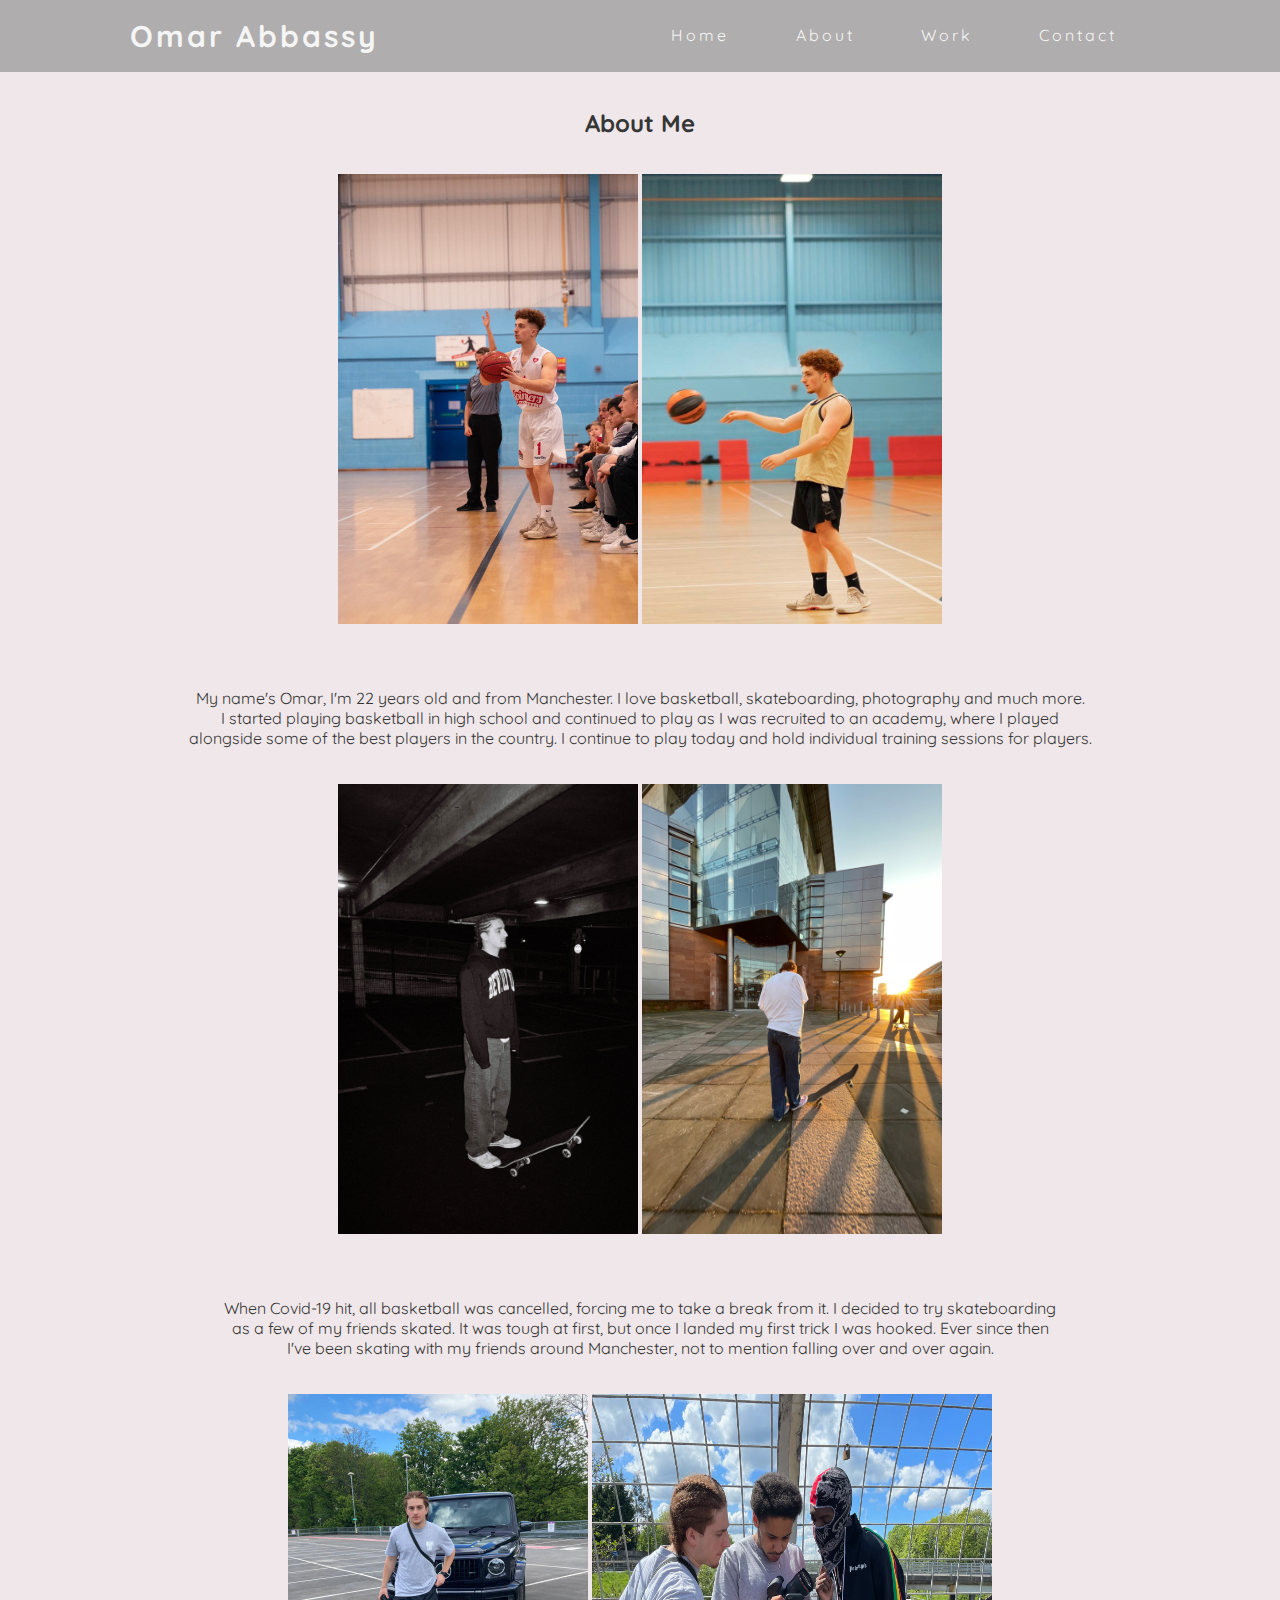
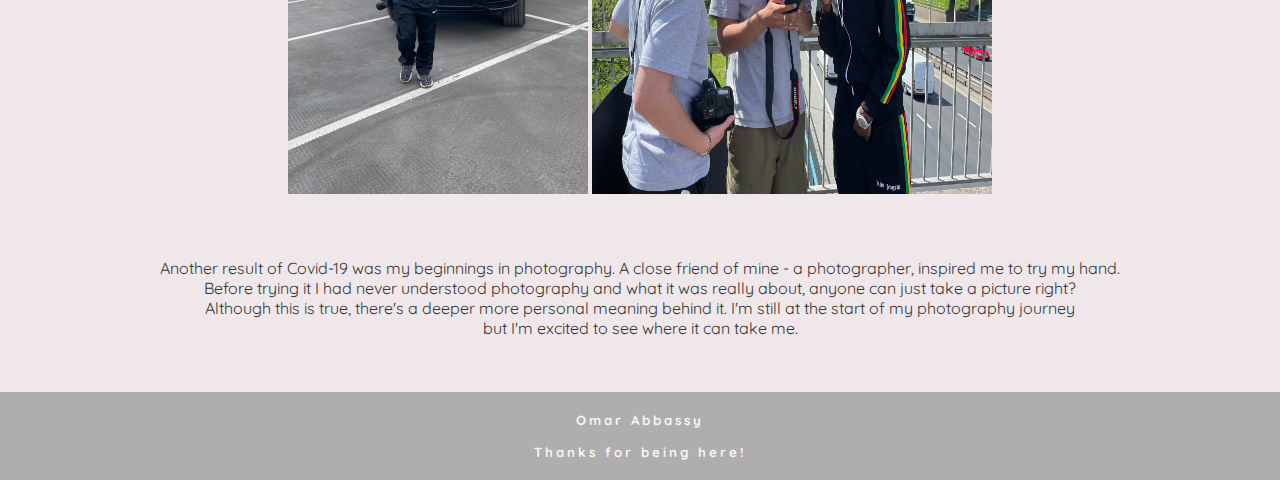
<file: about.html>
<!DOCTYPE html>
<html lang="en">
<head>
    <meta charset="UTF-8">
    <link rel="stylesheet" type="text/css" href="main.css">
    <link rel="preconnect" href="https://fonts.gstatic.com"> 
    <link rel="preconnect" href="https://fonts.gstatic.com"> 
<link href="https://fonts.googleapis.com/css2?family=Quicksand&display=swap" rel="stylesheet">
    <title>Website</title>
</head>
<body>
    <nav>
        <div class="logo">
            <h1>Omar Abbassy</h1>
        </div>
        <ul class="nav-links">
            <li>
                <a href="index.html"class="cool-link">Home</a>
            </li>
            <li>
                <a href="about.html"class="cool-link">About</a>
            </li>
            <li>
                <a href="work.html" class="cool-link">Work</a>
            </li>
            <li>
                <a href="contact.html"class="cool-link">Contact</a>
            </li>
        </ul>
    </nav>
    </div>
    <br><br><h2>About Me</h2>
    <div class="wrapper4">
    <br><br><img src="images/about1.jpg" alt="Basketball 1" class="img-about1">
    <img src="images/about2.jpeg" alt="Basketball 2" class="img-about2">
    </div>
    <div class="text-box1">
        <br>
        <br>
        <br>
        My name's Omar, I'm 22 years old and from Manchester. I love basketball, skateboarding, photography and much more.<br> 
        I started playing basketball in high school and continued to play as I was recruited to an academy, where I played <br>
        alongside some of the best players in the country. I continue to play today and hold individual training sessions for players.
    </div>
    <div class="wrapper3">
    <br><br><img src="images/sk8.JPG" alt="Skating 1" class="img-sk8"> 
    <img src="images/sk82.JPG" alt="Skating 2" class="img-sk82">
    </div>
    <div class="text-box2">
        <br>
        <br>
        <br>
        When Covid-19 hit, all basketball was cancelled, forcing me to take a break from it. I decided to try skateboarding<br> 
        as a few of my friends skated. It was tough at first, but once I landed my first trick I was hooked. Ever since then <br>
        I've been skating with my friends around Manchester, not to mention falling over and over again.
    </div>
    <div class="wrapper5">
        <br><br><img src="images/photography1.JPG" alt="Photography 1" class="img-pho1"> 
        <img src="images/photograhy2.JPG" alt="Photography 2" class="img-pho2">
        </div>
        <div class="text-box3">
            <br>
            <br>
            <br>
            Another result of Covid-19 was my beginnings in photography. A close friend of mine - a photographer, inspired me to try my hand.<br> 
            Before trying it I had never understood photography and what it was really about, anyone can just take a picture right? <br>
            Although this is true, there's a deeper more personal meaning behind it. I'm still at the start of my photography journey <br>
            but I'm excited to see where it can take me.
        </div>
            <br>
            <br>
            <br>
            <div class="footer-container">
                <div class="footer-heading footer-1">
                    <br>
                    <h5>Omar Abbassy
                    <br>
                    <br>
                    Thanks for being here!</h5>
                    <br>
                    </div>
</body>
</html>
</file>
<file: main.css>
*{
    margin: 0px;
    padding: 0px;
    box-sizing: border-box;
}

nav{
display: flex;
justify-content: space-around;
align-items: center;
min-height: 8vh;
font-family: 'Quicksand', sans-serif;
background-color:rgb(175, 173, 173)
}

.logo{
    color: whitesmoke;
    font-size: 15px;
    letter-spacing: 3px;
}

.nav-links{
    display: flex;
    justify-content: space-around;
    width: 40%;
}
.nav-links li{
    list-style: none;
}
.nav-links a{
    color: whitesmoke;
    text-decoration: none;
    letter-spacing: 3px;
}

.cool-link::after {
    content: '';
    display: block;
    width: 0;
    height: 2px;
    background: #fff;
    transition: width .3s;
}

.cool-link:hover::after {
    width: 100%;
    transition: width .3s;
}

body {
    background-color:rgba(236, 227, 229, 0.842)
}

h2 {
    text-align: center;
    font-family: 'Quicksand', sans-serif;
    color: rgb(54, 54, 54)
}

.text-home1 {
    text-align: center;
    font-family: 'Quicksand', sans-serif;
    color: rgb(54, 54, 54)
}

.wrapper4 {
    text-align: center;
}

.img-about1 {
    width: 300px;
    height: 450px;
}

.img-about2 {
    width: 300px;
    height: 450px;
}

.text-box1 {
    text-align: center;
    font-family: 'Quicksand', sans-serif;
    color: rgb(54, 54, 54)
}

.wrapper3 {
    text-align: center;
}

.img-sk8 {
    width: 300px;
    height: 450px;
}

.img-sk82 {
    width: 300px;
    height: 450px;
}

.text-box2 {
    text-align: center;
    font-family: 'Quicksand', sans-serif;
    color: rgb(54, 54, 54)
}

.wrapper5 {
    text-align: center;
}

.img-pho1 {
    width: 300px;
    height: 400px;
}

.img-pho2 {
    width: 400px;
    height: 400px;
}

.text-box3 {
    text-align: center;
    font-family: 'Quicksand', sans-serif;
    color: rgb(54, 54, 54)
}

.wrapper2 {
    text-align: center;
}

.img-home1 {
    width: 450px;
    height: 400px;
}

.img-home2 {
    width: 450px;
    height: 400px;
}

.img-home3 {
    width: 300px;
    height: 500px;
}

h3 {
    text-align: center;
    font-family: 'Quicksand', sans-serif;
    font-size: 20px;
    text-decoration: underline;
    color: rgb(54, 54, 54)
}

.wrapper-work {
    text-align: center;
}

.img-k1 {
    width: 350px;
    height: 500px;
}

.img-k2 {
    width: 350px;
    height: 500px;
}

.img-k3 {
    width: 350px;
    height: 500px;
}

.text-work1 {
    text-align: center;
    font-family: 'Quicksand', sans-serif;
    color: rgb(54, 54, 54)
}

.wrapper-work2 {
    text-align: center;
}

.img-clints1 {
    width: 400px;
    height: 500px;
}

.img-model1 {
    width: 350px;
    height: 500px;
}

.img-clints2 {
    width: 400px;
    height: 500px;
}

.text-work2 {
    text-align: center;
    font-family: 'Quicksand', sans-serif;
    color: rgb(54, 54, 54)
}

.wrapper {
    text-align: center;
    font-family: 'Quicksand', sans-serif;
}

li1 {
font-size: 30px;
color: black
}

.media {
    position: absolute;
    bottom: 30%;
    left: 46.5%;
}

.media a:before {
    color: black
}

.media a:visited {
    color: rgba(236, 227, 229, 0.842);
    text-decoration:none
}

.footer-container {
    background-color: rgb(175, 173, 173);
    min-height: 8vh;
    background-color: rgb(175, 173, 173);
}

.footer-heading {
    text-align: center;
    font-family: 'Quicksand', sans-serif;
    color: whitesmoke;
    text-decoration: none;
    letter-spacing: 3px;
}
</file>
